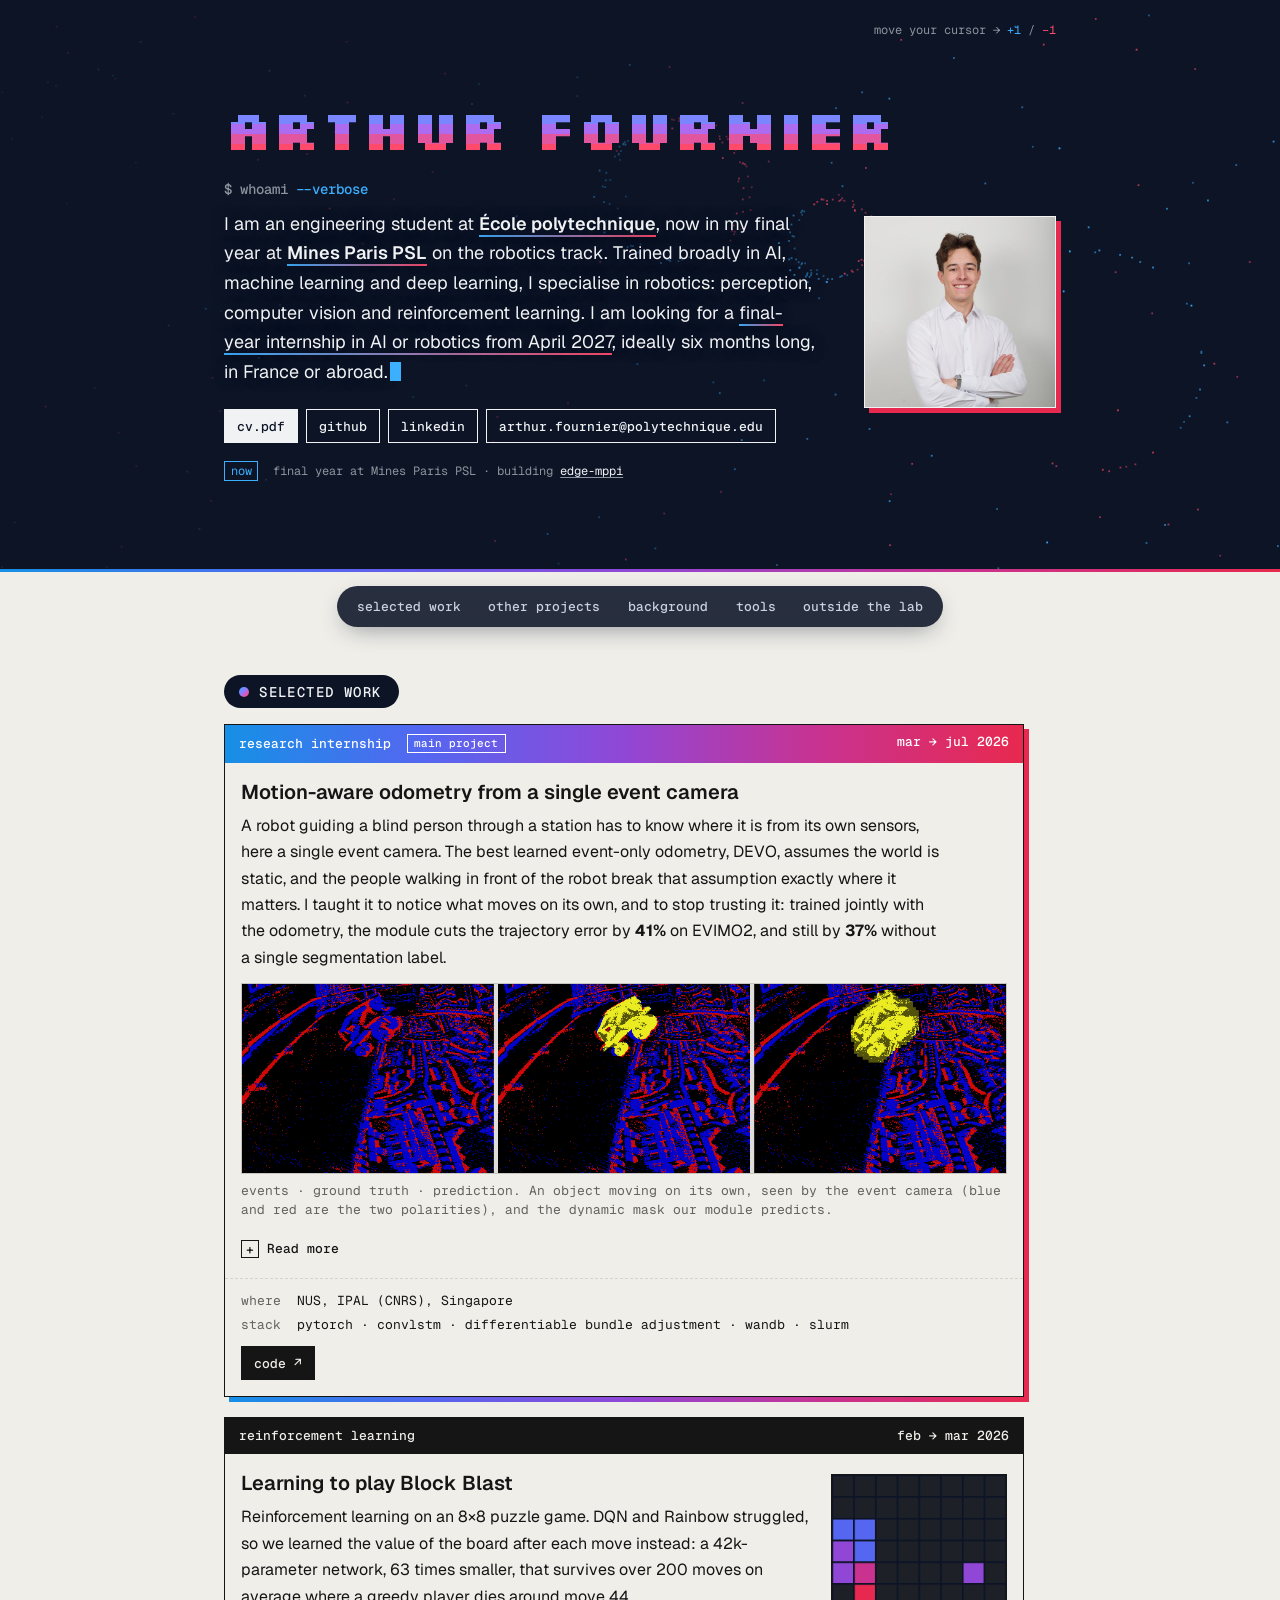
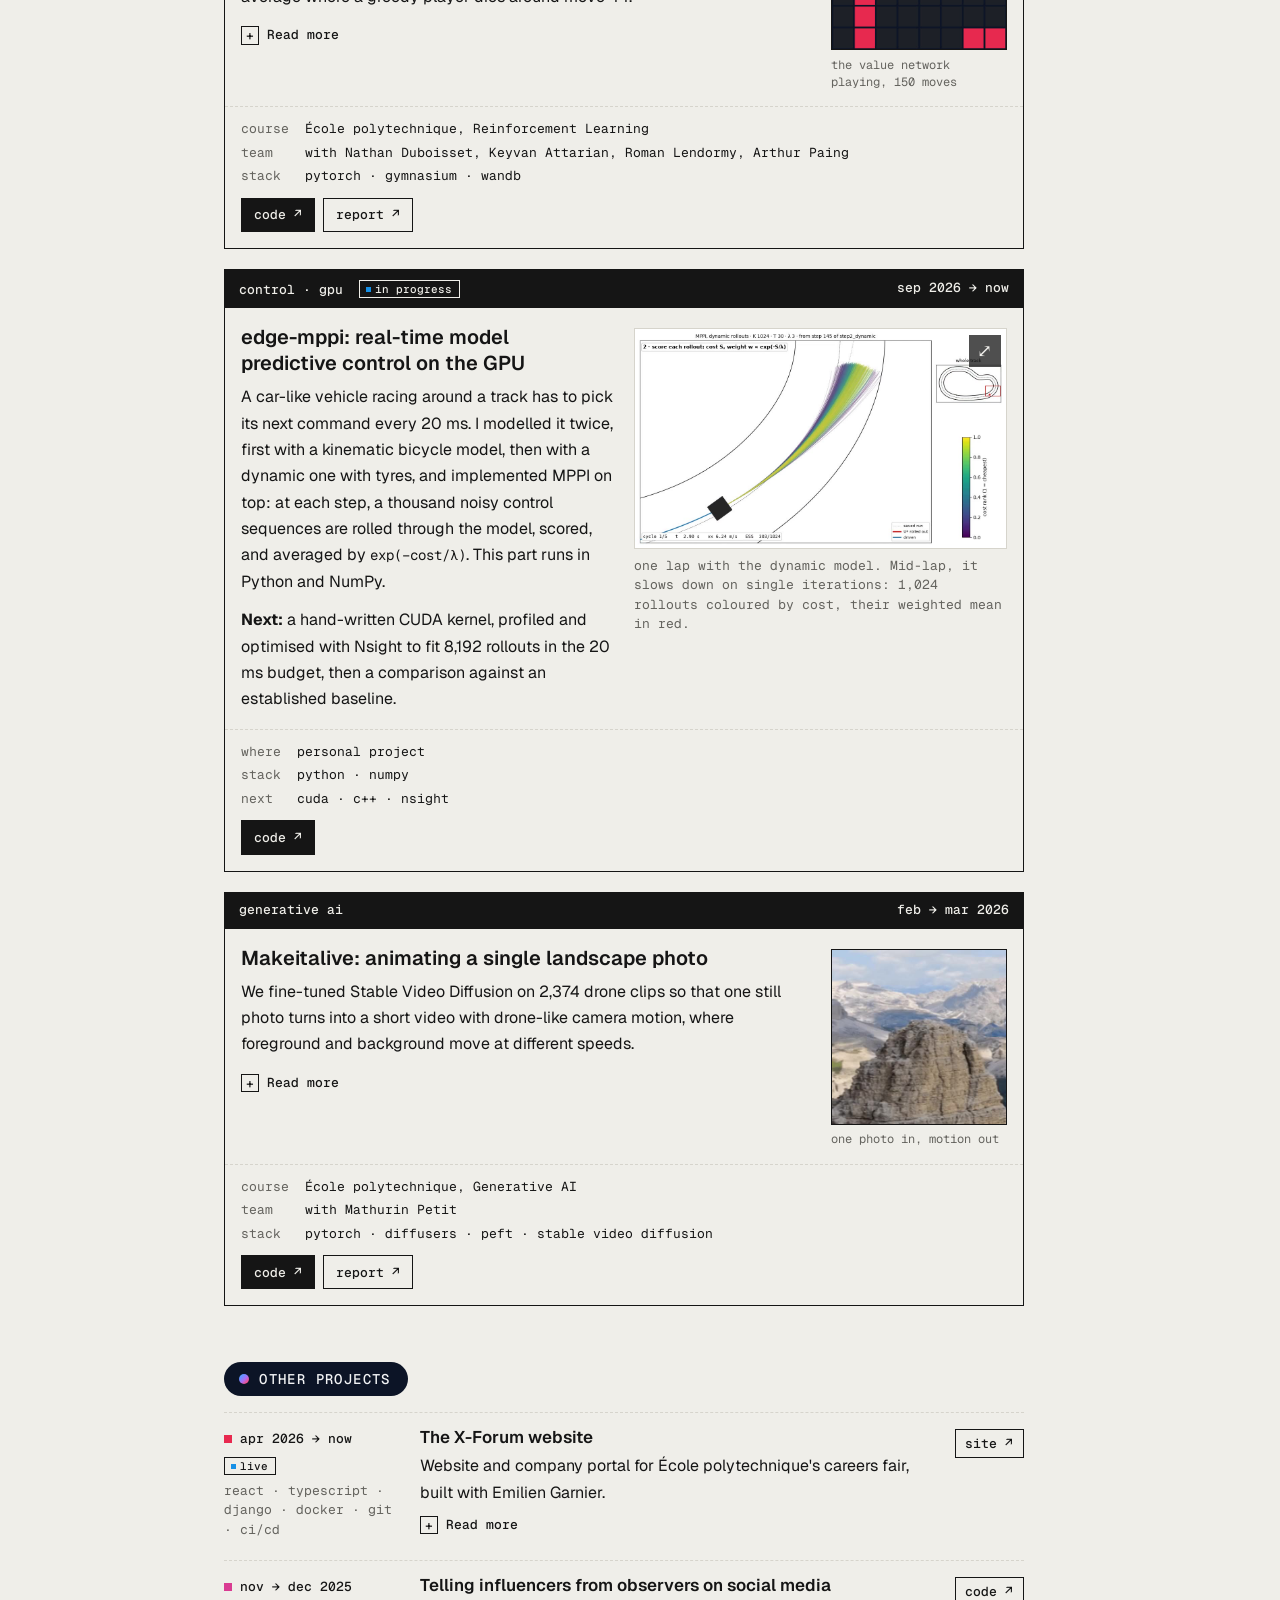
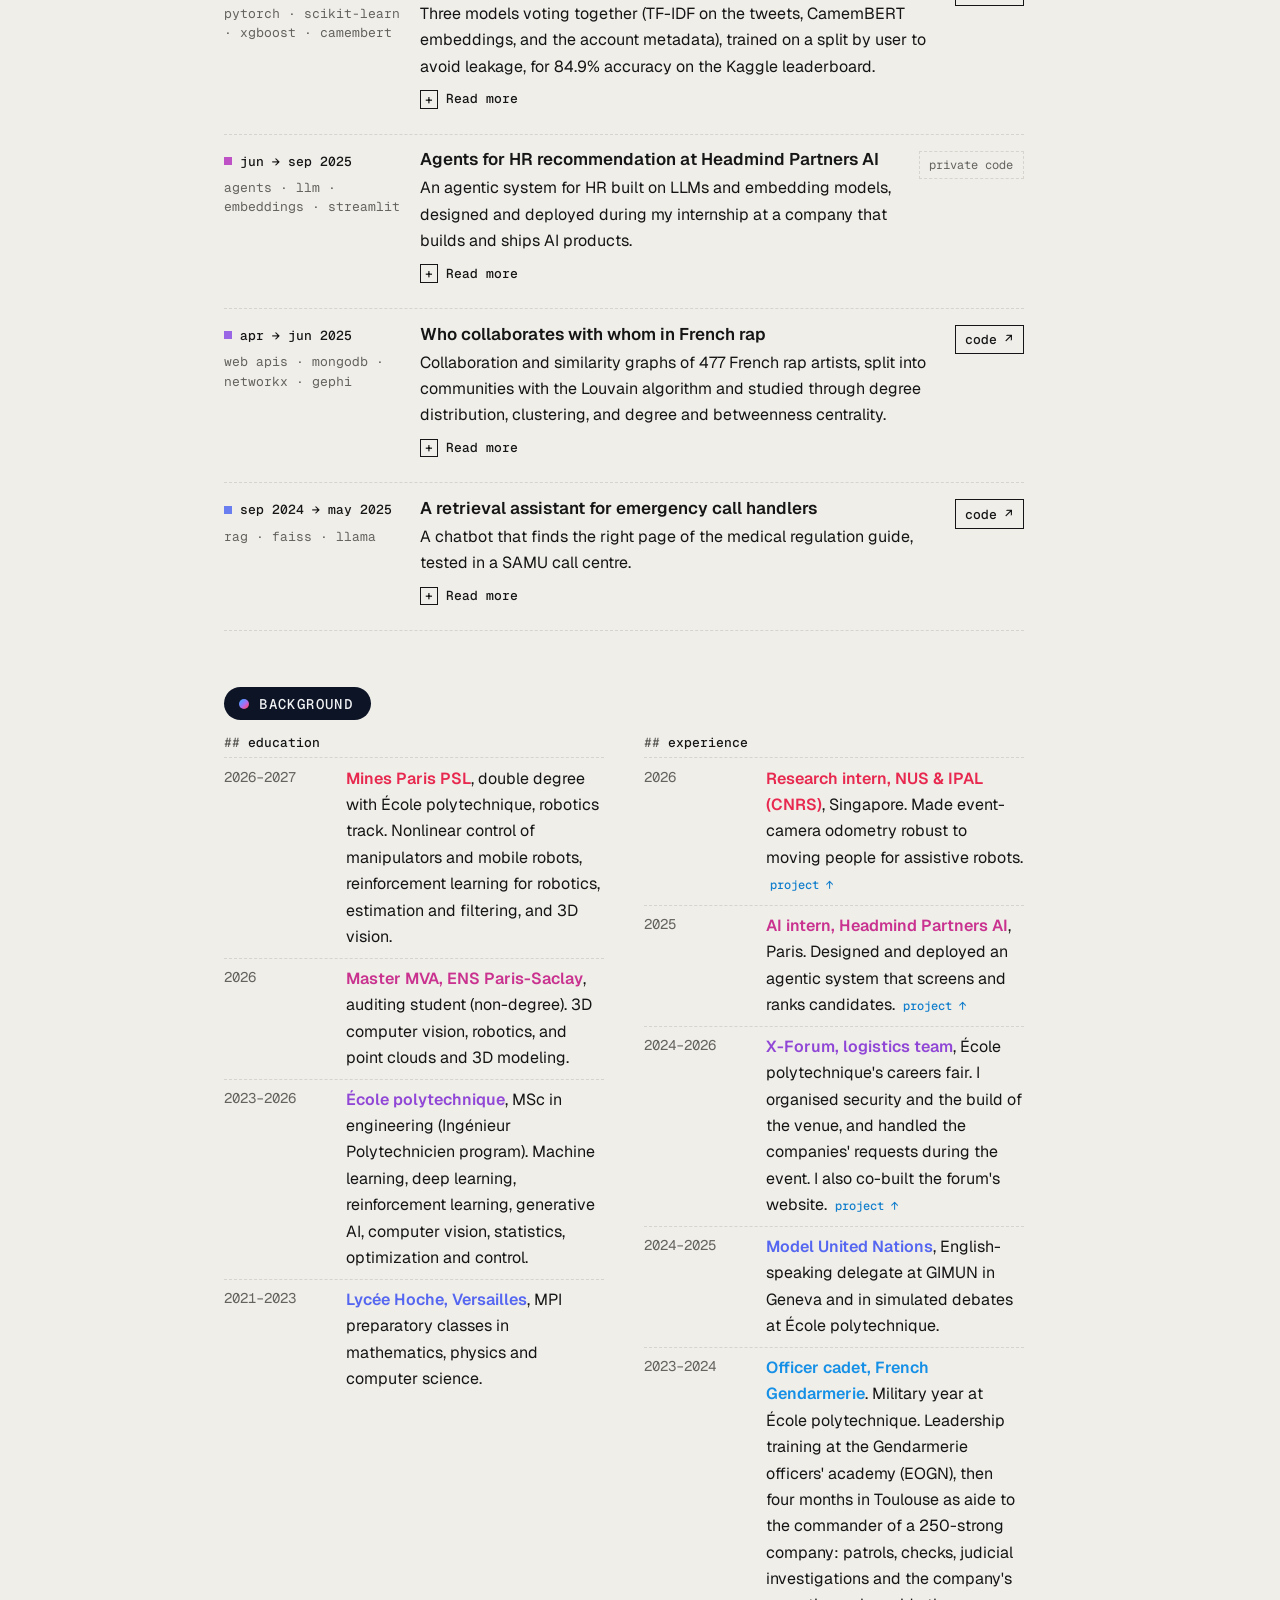
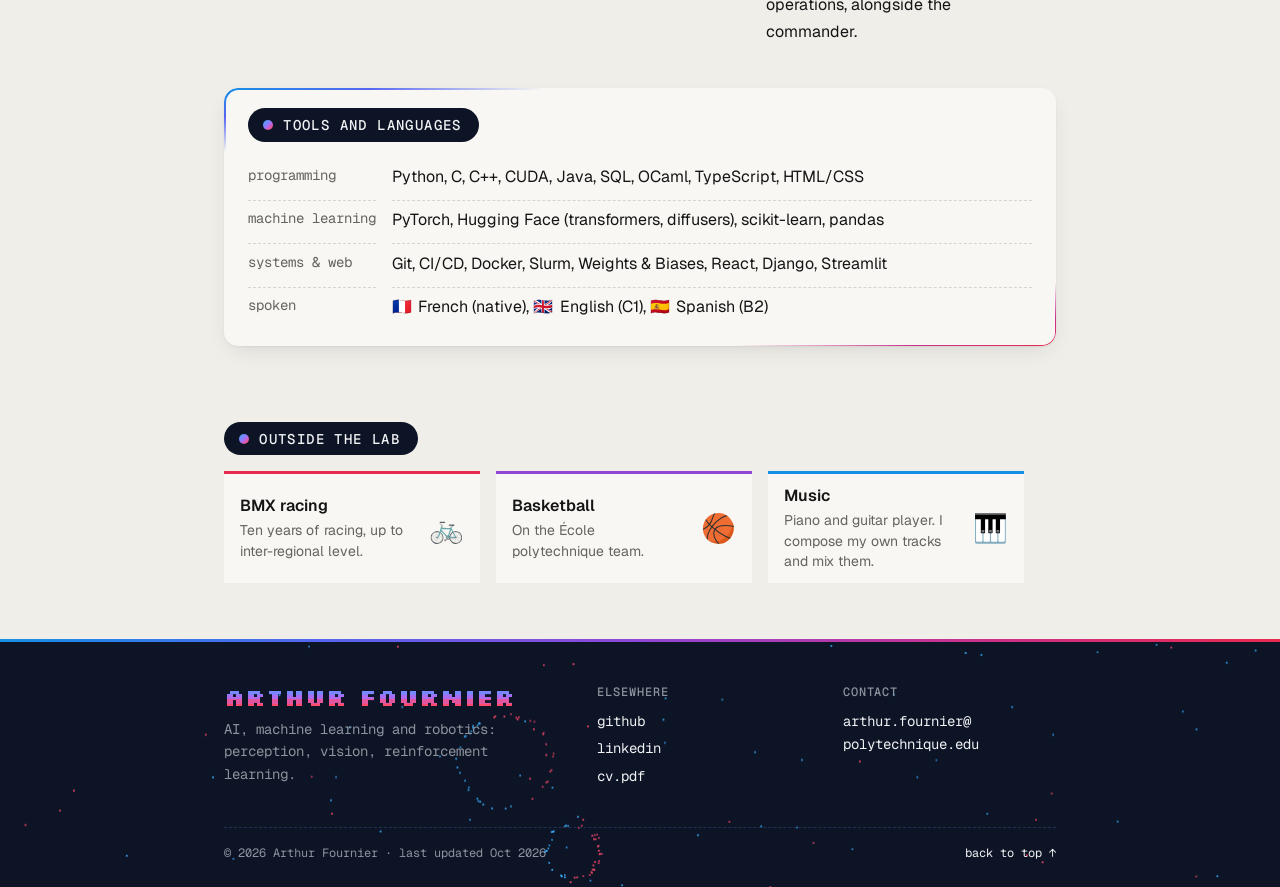
<file: index.html>
<!DOCTYPE html>
<html lang="en">
<head>
<meta charset="utf-8">
<meta name="viewport" content="width=device-width, initial-scale=1">
<title>Arthur Fournier | ML &amp; Robotics</title>
<meta name="description" content="Engineering student at École polytechnique and Mines Paris PSL, trained in AI, machine learning and deep learning, specialising in robotics.">

<link rel="canonical" href="https://arthurfou.github.io/">
<meta property="og:title" content="Arthur Fournier | ML &amp; Robotics">
<meta property="og:description" content="Machine Learning and AI for Robotics">
<meta property="og:type" content="website">
<meta property="og:url" content="https://arthurfou.github.io/">
<meta property="og:image" content="https://arthurfou.github.io/assets/img/og.jpg">
<meta property="og:image:width" content="1200">
<meta property="og:image:height" content="630">
<meta property="og:image:alt" content="Arthur Fournier, in pixel letters over a night-blue event-camera stream">
<meta name="twitter:card" content="summary_large_image">
<meta name="twitter:image" content="https://arthurfou.github.io/assets/img/og.jpg">
<meta name="theme-color" content="#0c1426">
<meta name="color-scheme" content="light">

<link rel="preconnect" href="https://fonts.googleapis.com">
<link rel="preconnect" href="https://fonts.gstatic.com" crossorigin>
<link href="https://fonts.googleapis.com/css2?family=Geist:wght@400;500;600&family=Geist+Mono:wght@400;500&family=Silkscreen:wght@400;700&display=swap" rel="stylesheet">
<!-- The few emoji on the page (flags, hobbies) come from Noto Color Emoji,
     subset to just those glyphs: Windows has no colour flags otherwise. -->
<link href="https://fonts.googleapis.com/css2?family=Noto+Color+Emoji&amp;display=swap&amp;text=%F0%9F%87%AB%F0%9F%87%B7%F0%9F%87%AC%F0%9F%87%A7%F0%9F%87%AA%F0%9F%87%B8%F0%9F%9A%B2%F0%9F%8F%80%F0%9F%8E%B9" rel="stylesheet">
<link rel="stylesheet" href="assets/css/style.css">
</head>
<body>

<a class="skip" href="#main">Skip to content</a>

<!-- The header is a small event camera: moving edges (and the visitor's
     cursor) emit positive and negative events. The canvas is decoration
     only; everything on top of it is real text and works without JS. -->
<header class="hero" id="hero">
  <canvas id="events" aria-hidden="true"></canvas>
  <div class="hero-shade" aria-hidden="true"></div>
  <div class="hud" aria-hidden="true">
    <span class="hint">move your cursor → <b>+1</b> / <i>−1</i></span>
  </div>

  <div class="hero-body" id="about">
    <div class="about">
      <h1 class="name">Arthur Fournier</h1>
      <p class="prompt" aria-hidden="true">$ whoami <em>--verbose</em></p>
      <p class="lede">
        I am an engineering student at <strong class="breathe">École polytechnique</strong>, now in my final
        year at <strong class="breathe">Mines Paris PSL</strong> on the robotics track. Trained broadly
        in AI, machine learning and deep learning, I specialise in robotics:
        perception, computer vision and reinforcement learning. I am looking for a <span class="breathe">final-year internship in AI or robotics from April 2027</span>, ideally six months long, in France or abroad.<span class="caret" aria-hidden="true"></span>
      </p>
      <nav class="links" aria-label="Profiles and contact">
        <a href="assets/docs/cv.pdf">cv.pdf</a>
        <a href="https://github.com/arthurfou">github</a>
        <a href="https://www.linkedin.com/in/arthurfou/">linkedin</a>
        <a href="mailto:arthur.fournier@polytechnique.edu">arthur.fournier@polytechnique.edu</a>
      </nav>
      <p class="now"><span>now</span> final year at Mines Paris PSL · building <a href="#p-mppi">edge-mppi</a></p>
    </div>

    <!-- Drop a square-ish photo at assets/img/portrait.jpg (600×600 is plenty).
         Until it exists, the frame shows an empty placeholder. -->
    <figure class="portrait">
      <div class="frame">
        <img src="assets/img/portrait.jpg" alt="Portrait of Arthur Fournier" width="600" height="600"
             onerror="this.parentNode.classList.add('empty'); this.remove();">
      </div>
    </figure>
  </div>
</header>
<div class="edge" aria-hidden="true"></div>

<!-- Floating section nav: sticks to the top once the header has scrolled
     away. nav.js highlights the section in view. -->
<nav class="pill-nav" aria-label="Sections">
  <a href="#h-work">selected work</a>
  <a href="#other">other projects</a>
  <a href="#h-bg">background</a>
  <a href="#h-skills">tools</a>
  <a href="#h-out">outside the lab</a>
</nav>

<main id="main">

<section class="section" aria-labelledby="h-work">
  <h2 class="section-title" id="h-work">selected work</h2>

  <div class="cards">

  <article class="card featured" id="p-ipal">
    <header>
      <span>research internship <span class="tag">main project</span></span>
      <span><time datetime="2026-03">mar</time> → <time datetime="2026-07">jul 2026</time></span>
    </header>
    <div class="in">
      <h3>Motion-aware odometry from a single event camera</h3>
      <p>
        A robot guiding a blind person through a station has to know where it is from its
        own sensors, here a single event camera. The best learned event-only odometry,
        DEVO, assumes the world is static, and the people walking in front of the robot
        break that assumption exactly where it matters. I taught it to notice what moves on
        its own, and to stop trusting it: trained jointly with the odometry, the module cuts
        the trajectory error by <strong>41%</strong> on EVIMO2, and still by
        <strong>37%</strong> without a single segmentation label.
      </p>

      <figure class="shot">
        <img src="assets/img/ipal-mask.png" width="1050" height="260" loading="lazy"
             alt="Three views of the same event frame: raw events in blue and red, the ground-truth moving object in yellow, and the mask predicted by the module in yellow.">
        <figcaption>events · ground truth · prediction. An object moving on its own, seen by
        the event camera (blue and red are the two polarities), and the dynamic mask our
        module predicts.</figcaption>
      </figure>

      <details class="more">
        <summary><span class="closed">Read more</span><span class="opened">Show less</span></summary>
        <p>
          The idea comes from DynaSLAM: detect what moves independently, and stop trusting
          it. Rather than cleaning the event stream with a dense mask upstream of the
          odometry, as the closest prior work does, I used two places DEVO already exposes:
          the score map that picks which patches to track, and the per-edge confidence of
          its differentiable bundle adjustment.
        </p>
        <p>
          A small causal ConvLSTM (1.0 M parameters) predicts a soft "dynamic" weight that
          is multiplied into both. Nothing is deleted, so the sparse patch structure DEVO
          relies on survives, and the whole chain stays differentiable. That means the
          segmentation module can be trained jointly with the odometry, so the mask learns
          what hurts the pose rather than what looks like an object, and it can even be
          supervised by the bundle adjustment's own rigid-motion residual, without any
          label.
        </p>
        <p>
          For scale, a perfect ground-truth mask gives 45% on EVIMO2: the jointly trained
          module closes nine tenths of that gap, against 27% for the same module trained on
          its own. Five configurations were compared on EVIMO1, EVIMO2 and, without retraining, on
          four external datasets (MVSEC, EDS, TUM-VIE, VECtor), where the modules improve
          the base system in 15 of 20 evaluations. Three results are negative and reported as such. On EVIMO1, run-to-run noise is as large as every effect measured. Scaling up the segmentation module helps neither segmentation nor odometry, and its initialisation has no systematic effect.
        </p>
        <p>I am now turning the work into a paper and a clean public codebase.</p>
      </details>
    </div>
    <dl class="kv">
      <dt>where</dt><dd>NUS, IPAL (CNRS), Singapore</dd>
      <dt>stack</dt><dd>pytorch · convlstm · differentiable bundle adjustment · wandb · slurm</dd>
    </dl>
    <nav class="links card-links" aria-label="IPAL project links">
      <a href="https://github.com/arthurfou/MADEVO">code ↗</a>
    </nav>
  </article>

  <article class="card" id="p-rl">
    <header>
      <span>reinforcement learning</span>
      <span><time datetime="2026-02">feb</time> → <time datetime="2026-03">mar 2026</time></span>
    </header>
    <div class="in split">
      <div class="split-text">
        <h3>Learning to play Block Blast</h3>
        <p>
          Reinforcement learning on an 8×8 puzzle game. DQN and Rainbow struggled, so we
          learned the value of the board after each move instead: a 42k-parameter network,
          63 times smaller, that survives over 200 moves on average where a greedy player
          dies around move 44.
        </p>
        <details class="more">
          <summary><span class="closed">Read more</span><span class="opened">Show less</span></summary>
          <p>
            A Q-network has to learn at once what each piece looks like, where it fits and
            what the board is worth. Since the game can list every valid placement, our Deep
            Value Network only scores the resulting boards ("afterstates") and picks the best
            one. Its eight parallel convolution branches include full-row and full-column
            detectors, which spot nearly complete lines.
          </p>
          <p>
            In the three-piece version, the network ranks every order and placement of the
            three pieces with a short lookahead. The greedy player grabs immediate line
            clears, fragments the board and dies around move 44. With the same two-piece
            lookahead, the value network keeps space open and lasts about 209 moves, over 250
            games.
          </p>
        </details>
      </div>
      <figure class="media">
        <video src="assets/img/blockblast.mp4" poster="assets/img/blockblast.jpg"
               autoplay muted loop playsinline width="480" height="480"
               aria-label="The trained value network playing the first 150 moves of a Block Blast game, clearing rows and columns"></video>
        <figcaption>the value network playing, 150 moves</figcaption>
      </figure>
    </div>
    <dl class="kv">
      <dt>course</dt><dd>École polytechnique, Reinforcement Learning</dd>
      <dt>team</dt><dd>with Nathan Duboisset, Keyvan Attarian, Roman Lendormy, Arthur Paing</dd>
      <dt>stack</dt><dd>pytorch · gymnasium · wandb</dd>
    </dl>
    <nav class="links card-links" aria-label="Block Blast links">
      <a href="https://github.com/NathanDuboisset/RL_project">code ↗</a>
      <a href="https://github.com/NathanDuboisset/RL_project/blob/master/report.pdf">report ↗</a>
    </nav>
  </article>

  <article class="card" id="p-mppi">
    <header>
      <span>control · gpu <span class="tag live">in progress</span></span>
      <span><time datetime="2026-09">sep 2026</time> → now</span>
    </header>
    <div class="in split split-wide">
      <div class="split-text">
        <h3>edge-mppi: real-time model predictive control on the GPU</h3>
        <p>
          A car-like vehicle racing around a track has to pick its next command every 20 ms.
          I modelled it twice, first with a kinematic bicycle model, then with a dynamic one
          with tyres, and implemented MPPI on top: at each step, a thousand noisy control
          sequences are rolled through the model, scored, and averaged by
          <code>exp(−cost/λ)</code>. This part runs in Python and NumPy.
        </p>
        <p>
          <strong>Next:</strong> a hand-written CUDA kernel, profiled and optimised with
          Nsight to fit 8,192 rollouts in the 20 ms budget, then a comparison against an
          established baseline.
        </p>
      </div>
      <figure class="shot shot-video">
        <div class="video-wrap">
        <video src="assets/img/mppi-lap.mp4" poster="assets/img/mppi-lap.jpg"
               autoplay muted loop playsinline width="1100" height="650"
               aria-label="One lap of the MPPI controller on a closed track, zooming in on single iterations: 1,024 sampled trajectories coloured by cost, their weighted mean in red"></video>
        <button type="button" class="fs-btn" hidden aria-label="Enlarge the video" title="Enlarge">⤢</button>
        </div>
        <figcaption>one lap with the dynamic model. Mid-lap, it slows down on single
        iterations: 1,024 rollouts coloured by cost, their weighted mean in red.</figcaption>
      </figure>
    </div>
    <dl class="kv">
      <dt>where</dt><dd>personal project</dd>
      <dt>stack</dt><dd>python · numpy</dd>
      <dt>next</dt><dd>cuda · c++ · nsight</dd>
    </dl>
    <nav class="links card-links" aria-label="edge-mppi links">
      <a href="https://github.com/arthurfou/edge-mppi">code ↗</a>
    </nav>
  </article>

  <article class="card" id="p-makeitalive">
    <header>
      <span>generative ai</span>
      <span><time datetime="2026-02">feb</time> → <time datetime="2026-03">mar 2026</time></span>
    </header>
    <div class="in split">
      <div class="split-text">
        <h3>Makeitalive: animating a single landscape photo</h3>
        <p>
          We fine-tuned Stable Video Diffusion on 2,374 drone clips so that one still photo
          turns into a short video with drone-like camera motion, where foreground and
          background move at different speeds.
        </p>
        <details class="more">
          <summary><span class="closed">Read more</span><span class="opened">Show less</span></summary>
          <p>
            A self-supervised U-Net that predicts an optical flow field and warps the pixels
            is fast, but cannot invent what was hidden. LoRA adapters on SVD's temporal
            attention (about 3.3 M trained parameters) only learned a slight parallax. Full
            fine-tuning of the temporal layers with SVD_Xtend (5,000 steps, about 12 hours on
            an A100) gave the cinematic motion shown here.
          </p>
        </details>
      </div>
      <figure class="media">
        <video src="assets/img/makeitalive-square.mp4" poster="assets/img/makeitalive-square.jpg"
               autoplay muted loop playsinline width="400" height="400"
               aria-label="A single mountain photo animated by the fine-tuned model, with drone-like parallax"></video>
        <figcaption>one photo in, motion out</figcaption>
      </figure>
    </div>
    <dl class="kv">
      <dt>course</dt><dd>École polytechnique, Generative AI</dd>
      <dt>team</dt><dd>with Mathurin Petit</dd>
      <dt>stack</dt><dd>pytorch · diffusers · peft · stable video diffusion</dd>
    </dl>
    <nav class="links card-links" aria-label="Makeitalive links">
      <a href="https://github.com/matu1003/Makeitalive">code ↗</a>
      <a href="https://github.com/matu1003/Makeitalive/blob/main/docs/report.pdf">report ↗</a>
    </nav>
  </article>

  </div>
</section>

<section class="section" aria-labelledby="other">
  <h2 class="section-title" id="other">other projects</h2>
  <ul class="rows">
    <li id="p-xforum">
      <div class="row-meta">
        <p><time datetime="2026-04">apr 2026</time> → now <span class="tag live">live</span></p>
        <p class="row-stack">react · typescript · django · docker · git · ci/cd</p>
      </div>
      <div class="row-body">
        <h4>The X-Forum website</h4>
        <p>Website and company portal for École polytechnique's careers fair, built with Emilien Garnier.</p>
        <details class="more">
          <summary><span class="closed">Read more</span><span class="opened">Show less</span></summary>
          <p>
            Companies create an account with an emailed one-time code, then order their stand
            through a nine-step wizard (surface, structure, furniture, electricity, screens,
            advertising…). Each order automatically produces its purchase order, which the
            company signs online through a DocuSign integration. On the other side, the forum
            team follows each company through a sales pipeline, assigns who handles it, shares
            files, edits the first-contact email template and exports completed orders to
            Excel. The site is bilingual, French and English.
          </p>
          <p>The code belongs to the student association and stays private.</p>
        </details>
      </div>
      <p class="row-links"><a href="https://xforum.binets.fr/">site ↗</a></p>
    </li>
    <li id="p-twitter">
      <div class="row-meta">
        <p><time datetime="2025-11">nov</time> → <time datetime="2025-12">dec 2025</time></p>
        <p class="row-stack">pytorch · scikit-learn · xgboost · camembert</p>
      </div>
      <div class="row-body">
        <h4>Telling influencers from observers on social media</h4>
        <p>Three models voting together (TF-IDF on the tweets, CamemBERT embeddings, and the account metadata), trained on a split by user to avoid leakage, for 84.9% accuracy on the Kaggle leaderboard.</p>
        <details class="more">
          <summary><span class="closed">Read more</span><span class="opened">Show less</span></summary>
          <p>
            A three-headed ensemble: TF-IDF features into XGBoost, CamemBERT embeddings into a
            second XGBoost, and a head on profile metadata alone. Splitting train and
            validation by user rather than by tweet removed a leak and brought local scores in
            line with the leaderboard.
          </p>
          <p>With Octave Rebourseau and Aziz Berthé, for the Deep Learning course.</p>
        </details>
      </div>
      <p class="row-links"><a href="https://github.com/Octave-rbs/twitter-user-classification">code ↗</a></p>
    </li>
    <li id="p-headmind">
      <div class="row-meta">
        <p><time datetime="2025-06">jun</time> → <time datetime="2025-09">sep 2025</time></p>
        <p class="row-stack">agents · llm · embeddings · streamlit</p>
      </div>
      <div class="row-body">
        <h4>Agents for HR recommendation at Headmind Partners AI</h4>
        <p>An agentic system for HR built on LLMs and embedding models, designed and deployed during my internship at a company that builds and ships AI products.</p>
        <details class="more">
          <summary><span class="closed">Read more</span><span class="opened">Show less</span></summary>
          <p>
            The agents run a full pipeline on each application: they review the CV, write a
            summary of the candidate, then rank candidates against the role. It shipped with a
            Streamlit interface, unit tests and a Git workflow, and I presented it to the team.
          </p>
          <p>The code belongs to Headmind Partners AI and stays private.</p>
        </details>
      </div>
      <p class="row-links"><span class="private">private code</span></p>
    </li>
    <li id="p-music">
      <div class="row-meta">
        <p><time datetime="2025-04">apr</time> → <time datetime="2025-06">jun 2025</time></p>
        <p class="row-stack">web apis · mongodb · networkx · gephi</p>
      </div>
      <div class="row-body">
        <h4>Who collaborates with whom in French rap</h4>
        <p>Collaboration and similarity graphs of 477 French rap artists, split into communities with the Louvain algorithm and studied through degree distribution, clustering, and degree and betweenness centrality.</p>
        <details class="more">
          <summary><span class="closed">Read more</span><span class="opened">Show less</span></summary>
          <figure class="shot">
            <img src="assets/img/music-graph.jpg" width="1000" height="659" loading="lazy"
                 alt="Collaboration graph of French rap artists, coloured by detected community">
            <figcaption>The collaboration graph after Louvain community detection, one colour per community.</figcaption>
          </figure>
          <p>
            The data lives in MongoDB. Lyrics are embedded with Word2Bezbar, a model trained
            on French rap, and artists are linked when their lyrics are close. On each graph we
            measured the degree distribution, clustering and centralities to find which artists
            bridge otherwise separate scenes. We then tried several community detection
            algorithms; Louvain gave the best results, and its communities are the ones Gephi
            draws.
          </p>
          <p>With Arthur Buis, for the Web Graphs course.</p>
        </details>
      </div>
      <p class="row-links"><a href="https://github.com/arthurfou/music-collab-graph">code ↗</a></p>
    </li>
    <li id="p-rag">
      <div class="row-meta">
        <p><time datetime="2024-09">sep 2024</time> → <time datetime="2025-05">may 2025</time></p>
        <p class="row-stack">rag · faiss · llama</p>
      </div>
      <div class="row-body">
        <h4>A retrieval assistant for emergency call handlers</h4>
        <p>A chatbot that finds the right page of the medical regulation guide, tested in a SAMU call centre.</p>
        <details class="more">
          <summary><span class="closed">Read more</span><span class="opened">Show less</span></summary>
          <p>
            We started with interviews of call handlers, emergency physicians and agency
            staff, visits to two call centres with live call observation, and a national
            questionnaire. The message was clear: the tool had to help the operator during the
            call, never answer callers or make decisions on its own.
          </p>
          <p>
            The guide has about 190 pages and a question rarely needs more than one, so the
            pipeline routes before it retrieves: an LLM picks the page from the table of
            contents, FAISS retrieves only within it, and the answer always links back to its
            source. Everything runs on open-weight models (Llama 3.1 8B, bge-m3), because
            health data cannot leave the hospital.
          </p>
        </details>
      </div>
      <p class="row-links"><a href="https://github.com/arthurfou/medical-regulation-rag">code ↗</a></p>
    </li>
  </ul>
</section>

<section class="section" aria-labelledby="h-bg">
  <h2 class="section-title" id="h-bg">background</h2>

  <div class="bg-cols">
  <div>
  <h3 class="sub">education</h3>
  <ul class="log wide">
    <li>
      <span class="when">2026–2027</span>
      <span class="what"><strong>Mines Paris PSL</strong>, double degree with École
      polytechnique, robotics track. Nonlinear control of manipulators and mobile robots,
      reinforcement learning for robotics, estimation and filtering, and 3D vision.</span>
    </li>
    <li>
      <span class="when">2026</span>
      <span class="what"><strong>Master MVA, ENS Paris-Saclay</strong>, auditing student
      (non-degree). 3D computer vision, robotics, and point clouds and 3D modeling.</span>
    </li>
    <li>
      <span class="when">2023–2026</span>
      <span class="what"><strong>École polytechnique</strong>, MSc in engineering
      (Ingénieur Polytechnicien program). Machine learning, deep learning, reinforcement
      learning, generative AI, computer vision, statistics, optimization and control.</span>
    </li>
    <li>
      <span class="when">2021–2023</span>
      <span class="what"><strong>Lycée Hoche, Versailles</strong>, MPI preparatory classes
      in mathematics, physics and computer science.</span>
    </li>
  </ul>

  </div>
  <div>
  <h3 class="sub">experience</h3>
  <ul class="log wide">
    <li>
      <span class="when">2026</span>
      <span class="what"><strong>Research intern, NUS &amp; IPAL (CNRS)</strong>, Singapore.
      Made event-camera odometry robust to moving people for assistive robots.
      <a class="jump" href="#p-ipal">project ↑</a></span>
    </li>
    <li>
      <span class="when">2025</span>
      <span class="what"><strong>AI intern, Headmind Partners AI</strong>, Paris.
      Designed and deployed an agentic system that screens and ranks candidates.
      <a class="jump" href="#p-headmind">project ↑</a></span>
    </li>
    <li>
      <span class="when">2024–2026</span>
      <span class="what"><strong>X-Forum, logistics team</strong>, École polytechnique's
      careers fair. I organised security and the build of the venue, and handled the
      companies' requests during the event. I also co-built the forum's website.
      <a class="jump" href="#p-xforum">project ↑</a></span>
    </li>
    <li>
      <span class="when">2024–2025</span>
      <span class="what"><strong>Model United Nations</strong>, English-speaking delegate at
      GIMUN in Geneva and in simulated debates at École polytechnique.</span>
    </li>
    <li>
      <span class="when">2023–2024</span>
      <span class="what"><strong>Officer cadet, French Gendarmerie</strong>. Military year
      at École polytechnique. Leadership training at the Gendarmerie officers' academy
      (EOGN), then four months in Toulouse as aide to the commander of a 250-strong
      company: patrols, checks, judicial investigations and the company's operations,
      alongside the commander.</span>
    </li>
  </ul>
  </div>
  </div>
</section>

<section class="section panel" aria-labelledby="h-skills">
  <h2 class="section-title" id="h-skills">tools and languages</h2>
  <dl class="kv skills">
    <dt>programming</dt>
    <dd>Python, C, C++, CUDA, Java, SQL, OCaml, TypeScript, HTML/CSS</dd>
    <dt>machine learning</dt>
    <dd>PyTorch, Hugging Face (transformers, diffusers), scikit-learn, pandas</dd>
    <dt>systems &amp; web</dt>
    <dd>Git, CI/CD, Docker, Slurm, Weights &amp; Biases, React, Django, Streamlit</dd>
    <!--
    <dt>robotics</dt>
    <dd>Pinocchio</dd>
    -->
    <dt>spoken</dt>
    <dd><span class="flag" aria-hidden="true">🇫🇷</span> French (native), <span class="flag" aria-hidden="true">🇬🇧</span> English (C1), <span class="flag" aria-hidden="true">🇪🇸</span> Spanish (B2)</dd>
  </dl>
</section>

<section class="section" aria-labelledby="h-out">
  <h2 class="section-title" id="h-out">outside the lab</h2>
  <ul class="hobbies">
    <li>
      <div>
        <h3>BMX racing</h3>
        <p>Ten years of racing, up to inter-regional level.</p>
      </div>
      <span class="emoji" aria-hidden="true">🚲</span>
    </li>
    <li>
      <div>
        <h3>Basketball</h3>
        <p>On the École polytechnique team.</p>
      </div>
      <span class="emoji" aria-hidden="true">🏀</span>
    </li>
    <li>
      <div>
        <h3>Music</h3>
        <p>Piano and guitar player. I compose my own tracks and mix them.</p>
      </div>
      <span class="emoji" aria-hidden="true">🎹</span>
    </li>
  </ul>
</section>

</main>

<div class="edge" aria-hidden="true"></div>
<footer class="site-foot" id="foot">
  <canvas class="foot-events" aria-hidden="true"></canvas>
  <div class="foot-grid">
    <div class="foot-brand">
      <p class="foot-name">Arthur Fournier</p>
      <p>AI, machine learning and robotics: perception, vision, reinforcement learning.</p>
    </div>
    <nav aria-label="Elsewhere">
      <h2>elsewhere</h2>
      <ul>
        <li><a href="https://github.com/arthurfou">github</a></li>
        <li><a href="https://www.linkedin.com/in/arthurfou/">linkedin</a></li>
        <li><a href="assets/docs/cv.pdf">cv.pdf</a></li>
      </ul>
    </nav>
    <div>
      <h2>contact</h2>
      <p><a href="mailto:arthur.fournier@polytechnique.edu">arthur.fournier@<wbr>polytechnique.edu</a></p>
    </div>
  </div>
  <div class="foot-base">
    <p>© 2026 Arthur Fournier · last updated Oct 2026</p>
    <a href="#hero">back to top ↑</a>
  </div>
</footer>

<script src="assets/js/events.js" defer></script>
<script src="assets/js/nav.js" defer></script>
<script src="assets/js/fullscreen.js" defer></script>
</body>
</html>
</file>
<file: assets/css/style.css>
/* ---------------------------------------------------------------
   Arthur Fournier — personal site
   A dark "sensor window" header and footer around a light,
   terminal-flavoured page. Light only, on purpose. Every colour comes from event-camera polarity: blue for
   positive events, red for negative, and the bands in between.
   --------------------------------------------------------------- */

:root {
  --paper:  #efeee9;  /* light warm grey */
  --ink:    #151515;
  --muted:  #64635e;
  --rule:   #d6d4cc;
  --lift:   #f8f7f3;  /* raised panels */

  --pos:    #137fcc;  /* positive polarity, text-safe on the grey */
  --neg:    #e8294f;  /* negative polarity */

  /* blue → red steps: hairlines, buttons, panels */
  --g1: #1690e6;
  --g2: #5566f0;
  --g3: #9147d6;
  --g4: #c9328f;
  --g5: #e8294f;

  /* header and footer */
  --ev-bg:   #0c1426;  /* night blue */
  --ev-pos:  #3cb0ff;
  --ev-neg:  #ff4a6b;
  --ev-ink:  #f1f2f4;
  --ev-mute: #8d949d;

  --measure: 64ch;
  --rail: 60rem;
  --pad: clamp(1.125rem, 5vw, 4rem);

  --sans: "Geist", system-ui, sans-serif;
  --mono: "Geist Mono", ui-monospace, "SFMono-Regular", Menlo, monospace;
  --pixel: "Silkscreen", "Geist Mono", ui-monospace, monospace;

  color-scheme: light;
}

*, *::before, *::after { box-sizing: border-box; }

html { -webkit-text-size-adjust: 100%; }

body {
  margin: 0;
  background: var(--paper);
  color: var(--ink);
  font-family: var(--sans);
  font-size: 1rem;
  line-height: 1.65;
}

/* --- shared page rail ------------------------------------------------ */

main {
  max-width: var(--rail);
  margin: 0 auto;
  padding-inline: var(--pad);
  padding-block-end: 3rem;
}

/* --- skip link ------------------------------------------------------- */

.skip {
  position: absolute;
  left: -9999px;
  top: 0;
  background: var(--ink);
  color: var(--paper);
  padding: .6rem 1rem;
  z-index: 10;
  font-family: var(--mono);
}
.skip:focus { left: 0; }

/* --- header: the sensor window --------------------------------------- */

.hero {
  /* Components inside the header (prompt, lede, buttons, portrait) are
     the same as on the page; they just read the dark palette. */
  --ink: var(--ev-ink);
  --paper: var(--ev-bg);
  --muted: var(--ev-mute);
  --rule: #223050;
  --pos: var(--ev-pos);
  --neg: var(--ev-neg);

  position: relative;
  min-height: 21.25rem;
  gap: 4rem;
  /* inner edge lines up with the content rail below */
  padding-block: 1.375rem 5.5rem;
  padding-inline: max(var(--pad), calc((100% - var(--rail)) / 2 + var(--pad)));
  display: flex;
  flex-direction: column;
  justify-content: space-between;
  background: var(--ev-bg);
  color: var(--ev-ink);
  overflow: hidden;
  cursor: crosshair;
  touch-action: pan-y;
}

.hero > * { position: relative; }

/* Darkens the events behind the text column, leaves them bright on
   the right around the portrait. */
.hero-shade {
  position: absolute;
  inset: 0;
  pointer-events: none;
  background: linear-gradient(90deg,
    rgba(12, 20, 38, .82) 0%, rgba(12, 20, 38, .6) 45%, rgba(12, 20, 38, 0) 75%);
}

.hero-body {
  display: grid;
  grid-template-columns: minmax(0, 1fr) 12rem;
  column-gap: 3rem;
  align-items: start;
}
/* The name and the prompt sit above; the photo lines up with the first
   line of the bio and runs alongside it. */
.hero-body .about { display: contents; }
.hero-body .about > * { grid-column: 1; }
.hero-body .about > .name { grid-column: 1 / -1; }
.hero-body .portrait { grid-column: 2; grid-row: 3 / span 3; margin-top: .45rem; }
.hero .name { margin-bottom: 1.5rem; }
.hero .lede { text-shadow: 0 0 14px var(--ev-bg); }
/* The two schools and the internship line get the footer's gradient
   underline. */
.breathe {
  padding-bottom: 2px;
  background: linear-gradient(90deg, var(--ev-pos), var(--ev-neg)) 0 100% / 100% 2px no-repeat;
  -webkit-box-decoration-break: clone;
  box-decoration-break: clone;
}
.now {
  margin: 1.1rem 0 0;
  font: 400 .75rem/1.5 var(--mono);
  color: var(--ev-mute);
}
.now span {
  display: inline-block;
  margin-right: .5rem;
  padding: 0 .35rem;
  border: 1px solid var(--ev-pos);
  color: var(--ev-pos);
}
.now a { color: var(--ev-ink); }

#events {
  position: absolute;
  inset: 0;
  width: 100%;
  height: 100%;
  display: block;
}

.hud {
  display: flex;
  justify-content: space-between;
  flex-wrap: wrap;
  gap: .75rem;
  font: 400 .75rem/1.4 var(--mono);
  color: var(--ev-mute);
}
.hud b { font-weight: 400; color: var(--ev-pos); }
.hud i { font-style: normal; color: var(--ev-neg); }
/* the only HUD line is the cursor hint: right-aligned, gone on touch screens */
.hud { justify-content: flex-end; }
@media (hover: none) { .hud { display: none; } }

.name {
  margin: 0;
  /* one line, across the full width of the header (the photo starts
     lower down); sized so it never overflows */
  font: 700 clamp(1.5rem, 7vw, 3.5rem)/.92 var(--pixel);
  white-space: nowrap;
  letter-spacing: -.01em;
  overflow-wrap: break-word;
  /* stays bright on the dark header whatever the page theme */
  background: linear-gradient(180deg,
    #45b2ff 0 20%, #7a86ff 20% 40%, #ad6cf0 40% 60%, #e2559f 60% 80%, #ff4a6b 80% 100%)
    0 0 / 100% .92em repeat-y;   /* one full set of bands per line */
  -webkit-background-clip: text;
  background-clip: text;
  color: transparent;
}

/* The hairline between the dark bands and the page, blue to red. */
.edge {
  height: 3px;
  background: linear-gradient(90deg, var(--g1), var(--g2), var(--g3), var(--g4), var(--g5));
}

/* --- floating section nav --------------------------------------------- */

html { scroll-behavior: smooth; }

.pill-nav {
  position: sticky;
  top: calc(env(safe-area-inset-top, 0px) + .75rem);
  z-index: 20;
  display: flex;
  gap: 2px;
  width: fit-content;
  max-width: calc(100% - 2rem);
  margin: .9rem auto 0;
  padding: .4rem .45rem;
  overflow-x: auto;
  scrollbar-width: none;
  border-radius: 999px;
  background: color-mix(in srgb, var(--ev-bg) 88%, transparent);
  -webkit-backdrop-filter: blur(8px);
  backdrop-filter: blur(8px);
  box-shadow: 0 8px 24px -8px rgba(12, 20, 38, .45);
  font: 500 .8125rem/1 var(--mono);
}
.pill-nav::-webkit-scrollbar { display: none; }
.pill-nav a {
  display: inline-flex;
  align-items: center;
  gap: .45rem;
  flex: none;
  padding: .45rem .8rem;
  border-radius: 999px;
  color: #c9d2e0;
  text-decoration: none;
  white-space: nowrap;
  transition: background-color .15s, color .15s;
}
.pill-nav a:hover { color: #fff; }
.pill-nav a:focus-visible { outline: 2px solid var(--ev-pos); outline-offset: 1px; }
.pill-nav a.on { background: rgba(255, 255, 255, .1); color: #fff; }
.pill-nav a.on::before {
  content: "";
  width: .45rem;
  height: .45rem;
  border-radius: 50%;
  background: linear-gradient(135deg, #3cb0ff, #7a86ff 35%, #ad6cf0 55%, #e2559f 75%, #ff4a6b);
}

/* anchors land below the floating nav */
#h-work, #other, #h-bg, #h-skills, #h-out, .card, .rows > li { scroll-margin-top: 4.5rem; }

/* --- intro ----------------------------------------------------------- */

/* used by the 404 page */
.intro { padding: 2.25rem 0 .5rem; }

.portrait { margin: 0; }
.portrait .frame {
  position: relative;
  aspect-ratio: 1;
  max-width: 100%;
  border: 1px solid var(--ink);
  background: var(--paper);
  box-shadow: 5px 5px 0 var(--g5);
}
.portrait img { display: block; width: 100%; height: 100%; object-fit: cover; }
.portrait .frame.empty {
  background:
    radial-gradient(circle at 50% 40%, var(--rule) 0 22%, transparent 23%),
    radial-gradient(ellipse at 50% 100%, var(--rule) 0 42%, transparent 43%),
    var(--paper);
}
.portrait figcaption {
  margin-top: .6rem;
  white-space: nowrap;
  font: 400 .75rem/1.4 var(--mono);
  color: var(--muted);
}

.prompt {
  font: 500 .875rem/1.6 var(--mono);
  color: var(--muted);
  margin: 0 0 .5rem;
}
.prompt em { font-style: normal; color: var(--pos); }

.lede {
  max-width: var(--measure);
  font-size: 1.125rem;
  margin: 0 0 1.4rem;
}
.lede strong { font-weight: 600; }

.caret {
  display: inline-block;
  width: .6em;
  height: 1.05em;
  margin-left: 2px;
  vertical-align: -.15em;
  background: var(--pos);
  animation: blink 1.1s steps(1) infinite;
}
@keyframes blink { 50% { opacity: 0; } }

.links {
  display: flex;
  flex-wrap: wrap;
  gap: .5rem;
  font: 500 .8125rem/1 var(--mono);
}
/* Each button takes its own step along the red → blue ramp. On hover
   the colour fills in with a stepped, pixel-like wipe and the button
   lifts onto a hard shadow. */
.links a {
  --c: var(--g1);
  position: relative;
  isolation: isolate;
  border: 1px solid var(--ink);
  padding: .6rem .75rem;
  text-decoration: none;
  overflow-wrap: anywhere;
  transition: transform .18s steps(3), box-shadow .18s steps(3), color .1s, border-color .1s;
}
.links a:nth-child(1) { --c: var(--g5); }
.links a:nth-child(2) { --c: var(--g4); }
.links a:nth-child(3) { --c: var(--g3); }
.links a:nth-child(4) { --c: var(--g2); }
.links a:nth-child(5) { --c: var(--g1); }
.links a::before {
  content: "";
  position: absolute;
  inset: 0;
  z-index: -1;
  background: var(--c);
  clip-path: inset(0 100% 0 0);
  transition: clip-path .24s steps(6, end);
}
.links a:first-child { background: var(--ink); color: var(--paper); }
.links a:hover,
.links a:focus-visible {
  color: #fff;
  border-color: var(--ink);
  transform: translate(-3px, -3px);
  box-shadow: 3px 3px 0 var(--ink);
}
.links a:hover::before,
.links a:focus-visible::before { clip-path: inset(0); }

/* --- links ----------------------------------------------------------- */

a {
  color: inherit;
  text-decoration-thickness: 1px;
  text-underline-offset: .2em;
  text-decoration-color: var(--muted);
}
a:hover { text-decoration-color: var(--pos); }
a:focus-visible {
  outline: 2px solid var(--pos);
  outline-offset: 3px;
}

/* --- sections -------------------------------------------------------- */

.section { padding: 1.25rem 0 .5rem; }

/* Section titles are small night-blue pills, like the floating nav,
   with a dot of the brand gradient in front. */
.section-title {
  display: flex;
  width: fit-content;
  align-items: center;
  gap: .625rem;
  margin: 1.75rem 0 1rem;
  padding: .625rem 1.1rem .575rem .95rem;
  border-radius: 999px;
  background: var(--ev-bg);
  color: var(--ev-ink);
  font: 500 .875rem/1 var(--mono);
  text-transform: uppercase;
  letter-spacing: .1em;
}
.section-title::before {
  content: "";
  flex: none;
  width: 10px;
  height: 10px;
  border-radius: 50%;
  background: linear-gradient(135deg, #3cb0ff, #7a86ff 35%, #ad6cf0 55%, #e2559f 75%, #ff4a6b);
}

/* Highlighted sections (recent, tools, contact): a soft raised panel
   whose hairline edge shows only at two corners, blue top-left
   fading out, red bottom-right fading in. */
.panel {
  position: relative;
  margin-block: 1.75rem;
  padding: 1.25rem 1.5rem;
  background: var(--lift);
  border-radius: 14px;
  box-shadow: 0 1px 2px rgba(40, 36, 28, .06), 0 8px 24px -8px rgba(40, 36, 28, .14);
}
.panel::before {
  content: "";
  position: absolute;
  inset: 0;
  padding: 1.5px;
  border-radius: inherit;
  pointer-events: none;
  /* Fixed-size fades from two corners, so the accent is the same
     length on a short panel and a tall one: long along the top and
     bottom edges, short down the sides. */
  background:
    radial-gradient(ellipse 20rem 4rem at 0 0, var(--g1), var(--g2) 45%, transparent 100%),
    radial-gradient(ellipse 20rem 4rem at 100% 100%, var(--g5), var(--g4) 45%, transparent 100%);
  -webkit-mask: linear-gradient(#000 0 0) content-box, linear-gradient(#000 0 0);
  -webkit-mask-composite: xor;
  mask: linear-gradient(#000 0 0) content-box exclude, linear-gradient(#000 0 0);
}
.panel .section-title { margin-top: 0; }
.panel .log li:first-child,
.panel .skills dt:first-of-type,
.panel .skills dt:first-of-type + dd { border-top: 0; }

.sub {
  margin: 1.75rem 0 .5rem;
  font: 500 .8125rem/1 var(--mono);
  color: var(--ink);
}
.sub::before { content: "## "; color: var(--muted); }

.bg-cols {
  display: grid;
  grid-template-columns: repeat(2, minmax(0, 1fr));
  gap: 1.5rem 2.5rem;
  max-width: 50rem;
}
.bg-cols .sub { margin-top: 0; }

/* Each name in the background lists takes one step of the ramp,
   red at the top down to blue. */
.log.wide .what strong { color: var(--g5); }
.log.wide li:nth-child(2) .what strong { color: var(--g4); }
.log.wide li:nth-child(3) .what strong { color: var(--g3); }
.log.wide li:nth-child(4) .what strong { color: var(--g2); }
.log.wide li:nth-child(5) .what strong { color: var(--g1); }


/* "project ↑": jumps back up to the project card */
.jump {
  font: 500 .75rem/1 var(--mono);
  color: var(--pos);
  text-decoration: none;
  white-space: nowrap;
  margin-left: .25rem;
}
.jump:hover { text-decoration: underline; }

/* outside the lab: three small tiles */
.hobbies {
  list-style: none;
  margin: 0;
  padding: 0;
  display: grid;
  grid-template-columns: repeat(3, minmax(0, 1fr));
  gap: 1rem;
  max-width: 50rem;
}
.hobbies li {
  display: flex;
  justify-content: space-between;
  align-items: center;
  gap: .75rem;
  padding: .75rem 1rem;
  border-top: 3px solid var(--g5);
  background: var(--lift);
  transition: transform .2s ease, box-shadow .2s ease;
}
.hobbies li:hover {
  transform: scale(1.03);
  box-shadow: 0 8px 20px -10px rgba(40, 36, 28, .3);
}
.hobbies li:nth-child(2) { border-top-color: var(--g3); }
.hobbies li:nth-child(3) { border-top-color: var(--g1); }
.hobbies .emoji {
  display: block;
  flex: none;
  font: 1.75rem/1 "Noto Color Emoji", "Apple Color Emoji", "Segoe UI Emoji", sans-serif;
}
.hobbies h3 { margin: 0 0 .2rem; font: 600 1rem/1.3 var(--sans); }
.hobbies p { margin: 0; font-size: .875rem; line-height: 1.45; color: var(--muted); }

.flag { font-family: "Noto Color Emoji", "Apple Color Emoji", "Segoe UI Emoji", sans-serif; margin-right: .15rem; }
.section-title + .sub { margin-top: 0; }

/* --- the log: dated rows --------------------------------------------- */

.log {
  list-style: none;
  margin: 0;
  padding: 0;
  max-width: 50rem;
}

.log li {
  display: grid;
  grid-template-columns: 8ch 1.5ch minmax(0, 1fr);
  gap: .75rem;
  padding: .45rem 0;
  border-top: 1px dashed var(--rule);
}

.log time,
.log .when {
  font: 400 .875rem/1.7 var(--mono);
  color: var(--muted);
  font-variant-numeric: tabular-nums;
  white-space: nowrap;
}

.pol { font: 500 .875rem/1.7 var(--mono); color: var(--pos); }
.pol.neg { color: var(--neg); }

.log.wide li { grid-template-columns: 10ch minmax(0, 1fr); }

.what { max-width: var(--measure); }
.what strong { font-weight: 600; }

/* --- project cards --------------------------------------------------- */

.cards {
  display: grid;
  gap: 1.25rem;
  max-width: 50rem;
}

.card { border: 1px solid var(--ink); }

.card > header {
  display: flex;
  justify-content: space-between;
  flex-wrap: wrap;
  gap: .25rem .75rem;
  padding: .6rem .875rem;
  background: var(--ink);
  color: var(--paper);
  font: 500 .8125rem/1.3 var(--mono);
}

.card { scroll-margin-top: 1.5rem; }

/* Status next to the project type. "live" and "in progress" carry a
   blinking pixel, like the caret in the header. */
.tag {
  display: inline-block;
  margin-left: .5rem;
  padding: 0 .4rem;
  border: 1px solid currentColor;
  font-size: .6875rem;
  line-height: 1.5;
  vertical-align: 1px;
}
.tag.live::before {
  content: "";
  display: inline-block;
  width: .45em;
  height: .45em;
  margin-right: .35em;
  vertical-align: .1em;
  background: var(--g1);
  animation: blink 1.1s steps(1) infinite;
}

/* The main project: gradient header and the same hard shadow as the
   portrait. */
/* Hard offset shadow painted with the header band's ramp, left to
   right: the bottom edge runs blue to red, the right edge is all red. It
   sits behind the card (z-index -1 on a card with no stacking context
   of its own), so the card needs an opaque background. */
.card.featured { position: relative; background: var(--paper); }
.card.featured::before {
  content: "";
  position: absolute;
  inset: -1px;
  transform: translate(5px, 5px);
  z-index: -1;
  background: linear-gradient(90deg, var(--g1), var(--g2), var(--g3), var(--g4), var(--g5));
}
.card.featured > header {
  background: linear-gradient(90deg, var(--g1), var(--g2), var(--g3), var(--g4), var(--g5));
  color: #fff;
}
.card.featured .tag.live::before { background: #fff; }


/* Fold-out details */
.more { margin: 0 0 .75rem; }
.more > summary {
  display: inline-flex;
  align-items: center;
  gap: .5rem;
  cursor: pointer;
  list-style: none;
  font: 500 .8125rem/1.4 var(--mono);
  color: var(--ink);
  padding: .15rem 0;
}
.more > summary::-webkit-details-marker { display: none; }
.more > summary::before {
  content: "+";
  display: inline-grid;
  place-items: center;
  width: 1.15rem;
  height: 1.15rem;
  border: 1px solid var(--ink);
  font-weight: 500;
  line-height: 1;
}
.more[open] > summary::before { content: "−"; background: var(--ink); color: var(--paper); }
.more > summary:hover { color: var(--pos); }
.more > summary:hover::before { border-color: var(--pos); }
.more > summary:focus-visible { outline: 2px solid var(--pos); outline-offset: 3px; }
.more[open] > summary { margin-bottom: .6rem; }
.more[open] .closed,
.more:not([open]) .opened { display: none; }


.card code,
.card kbd { font: 400 .875em/1 var(--mono); }

.card-links { padding: 0 1rem 1rem; }

/* Other projects: one compact row each, details still fold out. */
.rows {
  list-style: none;
  margin: 0;
  padding: 0;
  max-width: 50rem;
}
.rows > li {
  display: grid;
  grid-template-columns: 11rem minmax(0, 1fr) auto;
  gap: .25rem 1.25rem;
  padding: .85rem 0;
  border-top: 1px dashed var(--rule);
  scroll-margin-top: 1.5rem;
}
.rows > li:last-child { border-bottom: 1px dashed var(--rule); }
.row-meta p { margin: 0; }
/* The date reads in ink, after a pixel whose colour walks down the
   ramp from red (newest) to blue (oldest). */
.row-meta > p:first-child { color: var(--ink); font-weight: 500; }
.row-meta > p:first-child::before {
  content: "";
  display: inline-block;
  width: .5rem;
  height: .5rem;
  margin-right: .5rem;
  vertical-align: .05em;
  background: var(--dot, var(--g5));
}
.rows > li:nth-child(2) { --dot: color-mix(in oklch, var(--g5) 80%, var(--g1)); }
.rows > li:nth-child(3) { --dot: color-mix(in oklch, var(--g5) 60%, var(--g1)); }
.rows > li:nth-child(4) { --dot: color-mix(in oklch, var(--g5) 40%, var(--g1)); }
.rows > li:nth-child(5) { --dot: color-mix(in oklch, var(--g5) 20%, var(--g1)); }
.rows > li:nth-child(n+6) { --dot: var(--g1); }
.row-meta .row-stack { margin-top: .35rem; }
.row-meta {
  margin: 0;
  padding-top: .2rem;
  font: 400 .8125rem/1.6 var(--mono);
  color: var(--muted);
}
.row-meta .tag { display: table; margin: .4rem 0 0; color: var(--ink); }
.row-body h4 {
  margin: 0 0 .25rem;
  font: 600 1.0625rem/1.35 var(--sans);
  text-wrap: balance;
}
.row-body p { margin: 0 0 .35rem; max-width: var(--measure); }
.row-body .more { margin-bottom: .5rem; }
.row-stack { font: 400 .8125rem/1.5 var(--mono); color: var(--muted); }
.private {
  font: 400 .75rem/1 var(--mono);
  color: var(--muted);
  border: 1px dashed var(--rule);
  padding: .45rem .6rem;
  white-space: nowrap;
}
.row-links { margin: 0; padding-top: .15rem; display: flex; gap: .4rem; align-self: start; align-items: flex-start; }
.row-links a {
  font: 500 .8125rem/1 var(--mono);
  text-decoration: none;
  border: 1px solid var(--ink);
  padding: .45rem .6rem;
  white-space: nowrap;
  transition: transform .18s steps(3), box-shadow .18s steps(3), background-color .1s, color .1s;
}
.row-links a:hover,
.row-links a:focus-visible {
  background: var(--g1);
  color: #fff;
  transform: translate(-2px, -2px);
  box-shadow: 2px 2px 0 var(--ink);
}

.card .in { padding: 1rem 1rem .25rem; }

/* Text on the left, a square loop or picture on the right. */
.card .in.split {
  display: grid;
  grid-template-columns: minmax(0, 1fr) 11rem;
  gap: 1.25rem;
  align-items: start;
}
.media { margin: .25rem 0 .75rem; }
.media video,
.media img,
.media svg {
  display: block;
  width: 100%;
  height: auto;
  aspect-ratio: 1;
  object-fit: cover;
  border: 1px solid var(--ink);
  background: var(--ev-bg);
}
.media figcaption {
  margin-top: .4rem;
  font: 400 .75rem/1.4 var(--mono);
  color: var(--muted);
}

.card h3 {
  font: 600 1.25rem/1.3 var(--sans);
  text-wrap: balance;
  margin: 0 0 .5rem;
}

.card p { margin: 0 0 .75rem; max-width: var(--measure); }

.kv {
  display: grid;
  grid-template-columns: max-content minmax(0, 1fr);
  gap: .25rem 1rem;
  margin: 0;
  font: 400 .8125rem/1.5 var(--mono);
}
.kv dt { color: var(--muted); }
.kv dd { margin: 0; overflow-wrap: anywhere; }

.card .kv {
  padding: .75rem 1rem;
  border-top: 1px dashed var(--rule);
}

.skills { font-size: .875rem; max-width: 50rem; }
.skills dt,
.skills dd { padding: .45rem 0; border-top: 1px dashed var(--rule); }
.skills dd { font-family: var(--sans); font-size: 1rem; }

.shot { margin: .5rem 0 1rem; }
.shot img, .shot video { display: block; width: 100%; height: auto; border: 1px solid var(--rule); }
/* The raw event frames are very saturated: tone them down by about 15%,
   back to full colour on hover. */
#p-ipal .shot img {
  filter: saturate(.85) brightness(.93);
  transition: filter .25s ease;
}
#p-ipal .shot img:hover { filter: none; }
/* Videos in a .shot play at half width; a button opens them full screen. */
.card .in.split-wide { grid-template-columns: minmax(0, 1fr) minmax(0, 1fr); }
.split-wide .shot { margin-top: .25rem; }
.shot-video .video-wrap { position: relative; }
.fs-btn {
  position: absolute;
  top: .4rem;
  right: .4rem;
  width: 2rem;
  height: 2rem;
  padding: 0;
  font: 400 1.1rem/1 var(--mono);
  color: var(--paper);
  background: var(--ink);
  border: 0;
  opacity: .75;
  cursor: pointer;
  transition: opacity .2s ease;
}
.fs-btn:hover, .fs-btn:focus-visible { opacity: 1; }
.lightbox {
  width: min(92vw, 1100px);
  max-width: none;
  max-height: 92vh;
  padding: 0;
  overflow: visible;
  background: transparent;
  border: 0;
}
.lightbox::backdrop {
  background: rgba(0, 0, 0, .8);
  animation: lightbox-fade .32s ease;
}
.lightbox video { transform-origin: top left; }
.lightbox-close { animation: lightbox-fade .32s ease; }
.lightbox.closing::backdrop,
.lightbox.closing .lightbox-close { animation: lightbox-fade .26s ease reverse forwards; }
@keyframes lightbox-fade { from { opacity: 0; } }
.lightbox video {
  display: block;
  width: 100%;
  max-height: 84vh;
  object-fit: contain;
  background: #fff;
}
.lightbox-close {
  position: absolute;
  top: -2.4rem;
  right: 0;
  width: 2rem;
  height: 2rem;
  padding: 0;
  font: 400 1.6rem/1 var(--mono);
  color: #fff;
  background: transparent;
  border: 0;
  cursor: pointer;
}
.shot figcaption {
  font: 400 .8125rem/1.5 var(--mono);
  color: var(--muted);
  padding-top: .4rem;
}

.aside { max-width: var(--measure); }

.aside { color: var(--muted); margin: 1.25rem 0 0; }


/* --- footer: the same sensor window as the header ------------------ */

.site-foot {
  position: relative;
  overflow: hidden;
  background: var(--ev-bg);
  color: var(--ev-ink);
  padding-block: 2.75rem 1.5rem;
  padding-inline: max(var(--pad), calc((100% - var(--rail)) / 2 + var(--pad)));
  font: 400 .875rem/1.6 var(--mono);
}
.site-foot > * { position: relative; }
.foot-events {
  position: absolute;
  inset: 0;
  width: 100%;
  height: 100%;
  display: block;
}

.foot-grid {
  display: grid;
  grid-template-columns: minmax(0, 1.6fr) repeat(2, minmax(0, 1fr));
  gap: 2rem;
}
.foot-grid p { margin: 0; color: var(--ev-mute); }
.site-foot h2 {
  margin: 0 0 .75rem;
  font: 500 .75rem/1 var(--mono);
  text-transform: uppercase;
  letter-spacing: .08em;
  color: var(--ev-mute);
}
.site-foot ul { list-style: none; margin: 0; padding: 0; display: grid; gap: .3rem; }
.site-foot a {
  color: var(--ev-ink);
  text-decoration: none;
  overflow-wrap: anywhere;
  background: linear-gradient(90deg, var(--ev-pos), var(--ev-neg)) 0 100% / 0 1px no-repeat;
  transition: background-size .24s steps(6, end);
}
.site-foot a:hover,
.site-foot a:focus-visible { background-size: 100% 1px; }

.foot-name {
  margin: 0 0 .6rem !important;
  font: 700 1.5rem/.92 var(--pixel);
  background: linear-gradient(180deg,
    #45b2ff 0 20%, #7a86ff 20% 40%, #ad6cf0 40% 60%, #e2559f 60% 80%, #ff4a6b 80% 100%)
    0 0 / 100% .92em repeat-y;
  -webkit-background-clip: text;
  background-clip: text;
  color: transparent !important;
}

.foot-base {
  display: flex;
  justify-content: space-between;
  flex-wrap: wrap;
  gap: .5rem 1.5rem;
  margin-top: 2.5rem;
  padding-top: 1rem;
  border-top: 1px dashed #223050;
  font-size: .75rem;
  color: var(--ev-mute);
}
.foot-base p { margin: 0; }

/* --- narrow screens -------------------------------------------------- */

@media (max-width: 52rem) {
  .foot-grid { grid-template-columns: repeat(2, minmax(0, 1fr)); }
  .foot-brand { grid-column: 1 / -1; }
}

@media (max-width: 40rem) {
  .hero { min-height: 0; }
  .hero-body { grid-template-columns: 1fr; }
  /* phone: name, then the photo, then the bio */
  .hero-body .about > * { order: 2; }
  .hero-body .about > .name { order: 0; }
  .hero-body .portrait { grid-column: 1; grid-row: auto; order: 1; width: 8rem; margin: 0 0 1.25rem; }
  .panel { padding: 1.1rem 1rem; }
  .foot-grid { grid-template-columns: 1fr 1fr; }
  .lede { font-size: 1.0625rem; }

  .log li,
  .log.wide li { grid-template-columns: 1fr; gap: 0; }
  .pol { display: none; }
  .log time, .log .when { line-height: 1.5; }

  .rows > li { grid-template-columns: 1fr; }
  .card .in.split { grid-template-columns: 1fr; }
  .media { width: 10rem; margin-top: 0; }
  .bg-cols { grid-template-columns: 1fr; }
  .hobbies { grid-template-columns: 1fr; }
  .row-meta .tag { display: inline-block; margin: 0 0 0 .5rem; }
  .skills { grid-template-columns: 1fr; }
  .skills dt { padding-bottom: 0; }
  .skills dd { border-top: 0; padding-top: .1rem; }
}

@media (prefers-reduced-motion: reduce) {
  html { scroll-behavior: auto; }
  .caret, .tag.live::before { animation: none; }
  .lightbox::backdrop, .lightbox-close, .lightbox.closing::backdrop, .lightbox.closing .lightbox-close { animation: none; }
  .links a, .links a::before, .site-foot a, .row-links a, .hobbies li { transition: none; }
  .hobbies li:hover { transform: none; }
}
</file>
